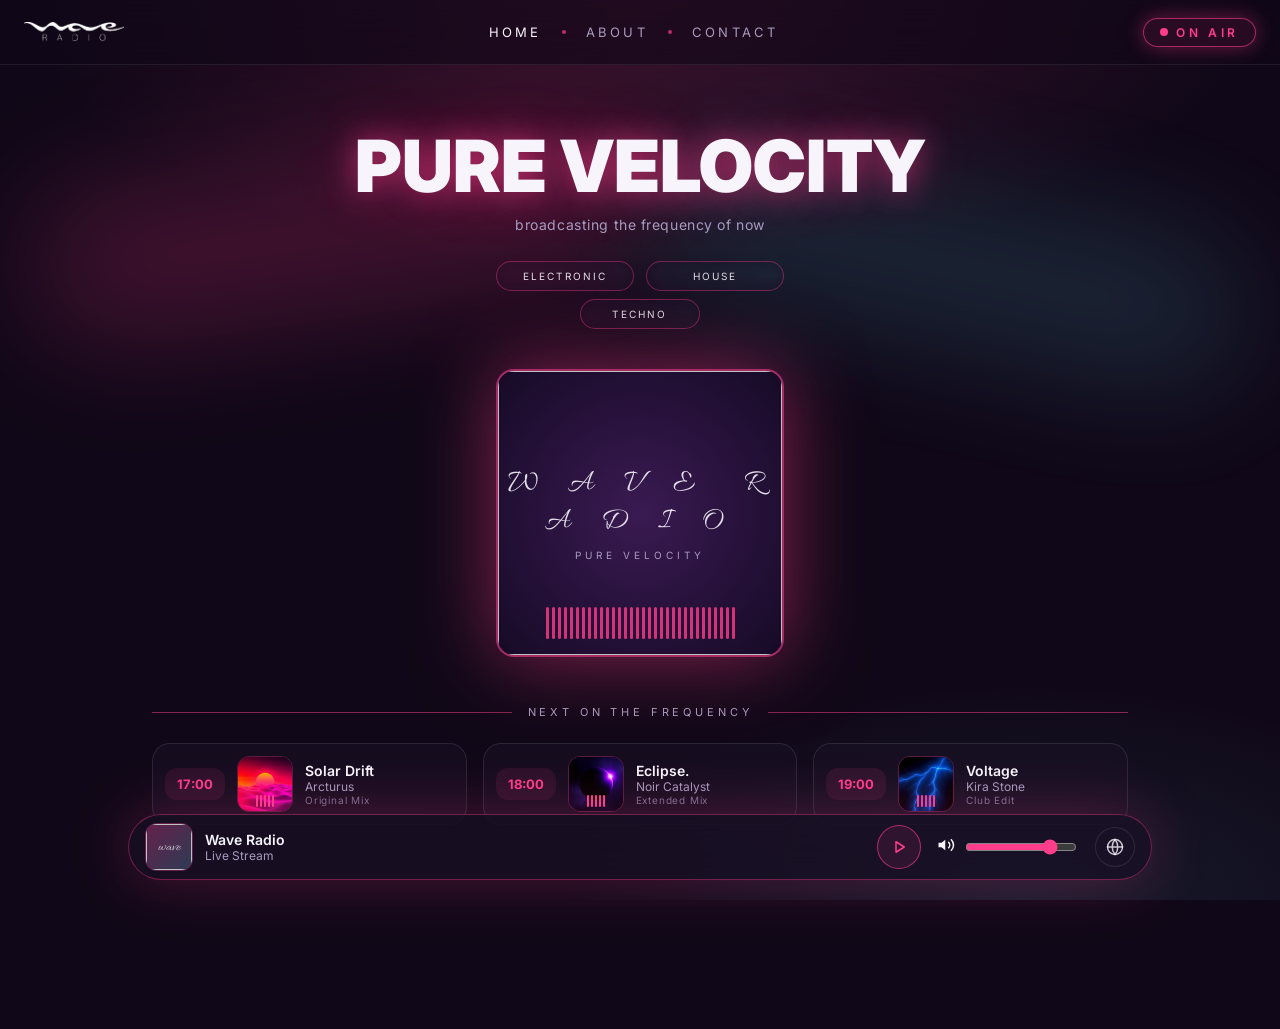
<file: index.html>
<!doctype html>
<html lang="en">
    <head>
        <meta charset="utf-8">
        <meta name="viewport" content="width=device-width, initial-scale=1">
        <title>WAVE Radio — Pure Velocity</title>
        <meta name="description" content="WAVE Radio — broadcasting the frequency of now. 24/7 electronic, house, techno from Toronto.">
        <meta property="og:title" content="WAVE Radio — Pure Velocity">
        <meta property="og:description" content="Broadcasting the frequency of now.">
        <meta property="og:type" content="website">
        <link rel="preconnect" href="https://fonts.googleapis.com">
        <link rel="preconnect" href="https://fonts.gstatic.com" crossorigin>
        <link rel="stylesheet" href="https://fonts.googleapis.com/css2?family=Allura&family=Inter:wght@400;500;600;700;800;900&display=swap">
        <link rel="stylesheet" href="style.css">
        <style>/* SPA section switcher — keeps player mounted across views */.spa-section { display: none; animation: spaFade .35s ease both; } .spa-section.active { display: block; } @keyframes spaFade{ from {  opacity: 0;  transform: translateY(8px); }  to {  opacity: 1;  transform: none; } } main { padding-bottom: 140px; } /* space for fixed player */</style>
    </head>
    <body>
        <!-- ============== HEADER ============== -->
        <header class="header">
            <div class="header-inner">
                <a href="#home" class="logo" data-nav="home"> <img src="assets/WAVE%20RADIO.png" style="max-width: 10ch;"> </a>
                <nav class="nav">
                    <a href="#home" data-nav="home" class="active">HOME</a>
                    <span class="dot"></span>
                    <a href="#about" data-nav="about">ABOUT</a>
                    <span class="dot"></span>
                    <a href="#contact" data-nav="contact">CONTACT</a>
                </nav>
                <div class="header-right">
                    <div class="live-pill">
                        <span class="pdot"></span>
                        <span class="live-label">ON AIR</span>
                    </div>
                    <button id="menuBtn" class="menu-btn" aria-label="Toggle menu" aria-expanded="false"></button>
                </div>
            </div>
            <nav id="mobileNav" class="mobile-nav">
                <div class="mobile-nav-inner">
                    <a href="#home" data-nav="home" class="active">HOME</a>
                    <a href="#about" data-nav="about">ABOUT</a>
                    <a href="#contact" data-nav="contact">CONTACT</a>
                </div>
            </nav>
        </header>
        <main>
            <!-- ============== HOME ============== -->
            <section id="home" class="spa-section active">
                <div class="page">
                    <div class="aurora">
                        <div class="a1"></div>
                        <div class="a2"></div>
                    </div>
                    <section class="hero">
                        <div class="hero-inner">
                            <h1 class="text-glow">PURE VELOCITY</h1>
                            <p class="lead">broadcasting the frequency of now</p>
                            <div class="genres">
                                <span class="genre">ELECTRONIC</span>
                                <span class="genre">HOUSE</span>
                                <span class="genre">TECHNO</span>
                            </div>
                            <div class="disc-wrap">
                                <div class="disc" id="discArt">
                                    <img id="discArtImg" class="disc-art" alt="" hidden referrerpolicy="no-referrer" loading="lazy" decoding="async">
                                    <div class="disc-fallback" id="discFallback">
                                        <div class="w">W A V E&nbsp;&nbsp;R A D I O</div>
                                        <div class="sub">PURE VELOCITY</div>
                                    </div>
                                    <div class="eq" id="discEq">
                                        <span></span>
                                        <span></span>
                                        <span></span>
                                        <span></span>
                                        <span></span>
                                        <span></span>
                                        <span></span>
                                        <span></span>
                                        <span></span>
                                        <span></span>
                                        <span></span>
                                        <span></span>
                                        <span></span>
                                        <span></span>
                                        <span></span>
                                        <span></span>
                                        <span></span>
                                        <span></span>
                                        <span></span>
                                        <span></span>
                                        <span></span>
                                        <span></span>
                                        <span></span>
                                        <span></span>
                                        <span></span>
                                        <span></span>
                                        <span></span>
                                        <span></span>
                                        <span></span>
                                        <span></span>
                                        <span></span>
                                        <span></span>
                                    </div>
                                </div>
                            </div>
                            <div class="now-playing" id="nowPlayingText" style="display:none"></div>
                        </div>
                    </section>
                    <section>
                        <div class="section-label">
                            <span class="bar"></span>NEXT ON THE FREQUENCY<span class="bar"></span>
                        </div>
                        <div class="grid-3">
                            <div class="glass sched-card">
                                <div class="sched-time">17:00</div>
                                <div class="sched-art">
                                    <img src="assets/show-solar.jpg" alt="Solar Drift" loading="lazy">
                                    <div class="eq-mini">
                                        <span></span>
                                        <span></span>
                                        <span></span>
                                        <span></span>
                                        <span></span>
                                    </div>
                                </div>
                                <div class="sched-meta">
                                    <div class="sched-title">Solar Drift</div>
                                    <div class="sched-artist">Arcturus</div>
                                    <div class="sched-tag">Original Mix</div>
                                </div>
                            </div>
                            <div class="glass sched-card">
                                <div class="sched-time">18:00</div>
                                <div class="sched-art">
                                    <img src="assets/show-eclipse.jpg" alt="Eclipse" loading="lazy">
                                    <div class="eq-mini">
                                        <span></span>
                                        <span></span>
                                        <span></span>
                                        <span></span>
                                        <span></span>
                                    </div>
                                </div>
                                <div class="sched-meta">
                                    <div class="sched-title">Eclipse.</div>
                                    <div class="sched-artist">Noir Catalyst</div>
                                    <div class="sched-tag">Extended Mix</div>
                                </div>
                            </div>
                            <div class="glass sched-card">
                                <div class="sched-time">19:00</div>
                                <div class="sched-art">
                                    <img src="assets/show-voltage.jpg" alt="Voltage" loading="lazy">
                                    <div class="eq-mini">
                                        <span></span>
                                        <span></span>
                                        <span></span>
                                        <span></span>
                                        <span></span>
                                    </div>
                                </div>
                                <div class="sched-meta">
                                    <div class="sched-title">Voltage</div>
                                    <div class="sched-artist">Kira Stone</div>
                                    <div class="sched-tag">Club Edit</div>
                                </div>
                            </div>
                        </div>
                    </section>
                </div>
            </section>
            <!-- ============== ABOUT ============== -->
            <section id="about" class="spa-section">
                <div class="page about">
                    <div class="about-grid">
                        <div>
                            <div class="kicker">A B O U T</div>
                            <h1>Since 1994.<br>Still tuning<br>the sound.</h1>
                            <p class="lead-p">
            WAVE Radio is a one-person electronic music project broadcasting 24/7 from Toronto, Canada.
            Underground at heart. Global in reach. Real music, no filler. </p>
                            <div class="wave-svg">
                                <svg viewBox="0 0 400 80" preserveAspectRatio="none" style="width:100%;height:100%">
                                    <path d="M0,40 Q50,10 100,40 T200,40 T300,40 T400,40" stroke="#5fd4e8" stroke-width="2" fill="none" opacity=".6"/>
                                    <path d="M0,40 Q50,70 100,40 T200,40 T300,40 T400,40" stroke="#ff3d8a" stroke-width="2" fill="none" opacity=".7"/>
                                </svg>
                            </div>
                        </div>
                        <div class="timeline">
                            <div class="tl-item">
                                <div class="tl-dot"></div>
                                <div class="glass-accent tl-card">
                                    <div class="tl-row">
                                        <div class="tl-year">1994</div>
                                        <div>
                                            <div class="tl-title">It started with a cassette deck</div>
                                            <div class="tl-body">WAVE began in a small bedroom in Toronto. Late nights, mixtapes, and a passion for underground sounds.</div>
                                        </div>
                                    </div>
                                </div>
                            </div>
                            <div class="tl-item">
                                <div class="tl-dot"></div>
                                <div class="glass-accent tl-card">
                                    <div class="tl-row">
                                        <div class="tl-year">1998</div>
                                        <div>
                                            <div class="tl-title">First stream, first signal</div>
                                            <div class="tl-body">Dial-up days. 56k connections. WAVE went online and never looked back.</div>
                                        </div>
                                    </div>
                                </div>
                            </div>
                            <div class="tl-item">
                                <div class="tl-dot"></div>
                                <div class="glass-accent tl-card">
                                    <div class="tl-row">
                                        <div class="tl-year">2000s</div>
                                        <div>
                                            <div class="tl-title">Building the wave</div>
                                            <div class="tl-body">Upgrades, servers, and a growing global audience. EDM culture evolved—and so did WAVE.</div>
                                        </div>
                                    </div>
                                </div>
                            </div>
                            <div class="tl-item">
                                <div class="tl-dot"></div>
                                <div class="glass-accent tl-card">
                                    <div class="tl-row">
                                        <div class="tl-year">NOW</div>
                                        <div>
                                            <div class="tl-title">Still independent. Always evolving.</div>
                                            <div class="tl-body">New tech, same mission. 24/7 EDM, handpicked and broadcast with care.</div>
                                        </div>
                                    </div>
                                </div>
                            </div>
                        </div>
                    </div>
                    <section>
                        <div class="section-center">T H E&nbsp;&nbsp;S O U N D</div>
                        <div class="grid-3">
                            <div class="glass feature-card">
                                <div class="feature-icon">
                                    <svg class="icon" viewBox="0 0 24 24">
                                        <polyline points="22 12 18 12 15 21 9 3 6 12 2 12"/>
                                    </svg>
                                </div>
                                <div class="feature-title">Processed broadcast chain</div>
                                <div class="feature-body">Professional audio processing, limiting, and dynamic control for a consistent listening experience.</div>
                            </div>
                            <div class="glass feature-card">
                                <div class="feature-icon">
                                    <svg class="icon" viewBox="0 0 24 24">
                                        <line x1="12" y1="20" x2="12" y2="10"/>
                                        <line x1="18" y1="20" x2="18" y2="4"/>
                                        <line x1="6" y1="20" x2="6" y2="16"/>
                                    </svg>
                                </div>
                                <div class="feature-title">320 kbps MP3</div>
                                <div class="feature-body">High quality 320 kbps MP3 stream delivered 24/7 for the best balance of sound and bandwidth.</div>
                            </div>
                            <div class="glass feature-card">
                                <div class="feature-icon">
                                    <svg class="icon" viewBox="0 0 24 24">
                                        <circle cx="12" cy="12" r="10"/>
                                        <line x1="2" y1="12" x2="22" y2="12"/>
                                        <path d="M12 2a15.3 15.3 0 010 20M12 2a15.3 15.3 0 000 20"/>
                                    </svg>
                                </div>
                                <div class="feature-title">4 synced servers worldwide</div>
                                <div class="feature-body">Our stream is hosted on 4 servers across the globe to keep you connected, always.</div>
                            </div>
                        </div>
                    </section>
                    <section class="glass person">
                        <div class="person-grid">
                            <div class="person-avatar">
                                <svg viewBox="0 0 100 100">
                                    <circle cx="50" cy="35" r="14" fill="#1a1126"/>
                                    <path d="M20,100 Q20,55 50,55 Q80,55 80,100 Z" fill="#1a1126"/>
                                </svg>
                            </div>
                            <div>
                                <div style="font-size:20px;font-weight:600">The person behind it</div>
                                <div class="location-chip">
                                    <svg class="icon icon-sm" viewBox="0 0 24 24">
                                        <path d="M21 10c0 7-9 13-9 13s-9-6-9-13a9 9 0 0118 0z"/>
                                        <circle cx="12" cy="10" r="3"/>
                                    </svg>
                                    Toronto, Canada
                                </div>
                                <p style="margin-top:16px;font-size:14px;line-height:1.6;color:var(--muted)">
              WAVE Radio is run by a single producer, engineer, and music lover from Toronto. Every track you hear is handpicked.
              Every detail is handled with care—from the first beat to the final master. </p>
                                <p style="margin-top:12px;font-size:14px;color:rgba(247,245,251,.8)">
              Thanks for listening.<br><span style="color:var(--muted)">— WAVE</span> </p>
                            </div>
                        </div>
                    </section>
                    <section class="cta-row">
                        <a href="#home" data-nav="home" class="btn btn-primary"> <svg class="icon icon-sm" viewBox="0 0 24 24" fill="currentColor" stroke="none">
                                <path d="M8 5v14l11-7z"/>
                            </svg>
          Listen now </a>
                        <a href="#contact" data-nav="contact" class="btn btn-outline"> <svg class="icon icon-sm" viewBox="0 0 24 24">
                                <path d="M4 4h16c1.1 0 2 .9 2 2v12c0 1.1-.9 2-2 2H4c-1.1 0-2-.9-2-2V6c0-1.1.9-2 2-2z"/>
                                <polyline points="22,6 12,13 2,6"/>
                            </svg>
          Contact </a>
                    </section>
                </div>
            </section>
            <!-- ============== CONTACT ============== -->
            <section id="contact" class="spa-section">
                <div class="page" style="max-width:64rem">
                    <div class="contact-head">
                        <h1>Let's talk.</h1>
                        <p>Requests, shout-outs, demos, or just say hi from wherever you're tuning in.</p>
                    </div>
                    <div class="contact-grid">
                        <form id="contactForm" class="glass-primary form" novalidate>
                            <div class="title">Send a message</div>
                            <input name="name" placeholder="Name" required>
                            <input name="subject" placeholder="Subject" required>
                            <textarea name="message" placeholder="Message" required rows="5"></textarea>
                            <div class="submit-row">
                                <button type="submit">
                                    <span class="label">Send message</span>
                                    <svg class="icon icon-sm" viewBox="0 0 24 24">
                                        <line x1="22" y1="2" x2="11" y2="13"/>
                                        <polygon points="22 2 15 22 11 13 2 9 22 2"/>
                                    </svg>
                                </button>
                            </div>
                        </form>
                        <div class="contact-side">
                            <div class="glass-accent contact-card">
                                <div class="h">Email</div>
                                <div class="row">
                                    <div class="contact-icon">
                                        <svg class="icon" viewBox="0 0 24 24">
                                            <path d="M4 4h16c1.1 0 2 .9 2 2v12c0 1.1-.9 2-2 2H4c-1.1 0-2-.9-2-2V6c0-1.1.9-2 2-2z"/>
                                            <polyline points="22,6 12,13 2,6"/>
                                        </svg>
                                    </div>
                                    <div>
                                        <a href="mailto:hello@waveradio.example">hello@waveradio.example</a>
                                        <div class="sub">Replies usually within a day or two.</div>
                                    </div>
                                </div>
                            </div>
                            <div class="glass-accent contact-card">
                                <div class="h">Phone</div>
                                <div class="row">
                                    <div class="contact-icon">
                                        <svg class="icon" viewBox="0 0 24 24">
                                            <path d="M22 16.92v3a2 2 0 01-2.18 2 19.79 19.79 0 01-8.63-3.07 19.5 19.5 0 01-6-6 19.79 19.79 0 01-3.07-8.67A2 2 0 014.11 2h3a2 2 0 012 1.72c.13.96.37 1.9.72 2.81a2 2 0 01-.45 2.11L8.09 9.91a16 16 0 006 6l1.27-1.27a2 2 0 012.11-.45c.91.35 1.85.59 2.81.72A2 2 0 0122 16.92z"/>
                                        </svg>
                                    </div>
                                    <div>
                                        <a href="tel:+18086006926">+1 (808) 600-6926</a>
                                        <div class="sub">Toronto, Canada · EST</div>
                                    </div>
                                </div>
                            </div>
                        </div>
                    </div>
                </div>
            </section>
        </main>
        <!-- ============== PERSISTENT PLAYER BAR ============== -->
        <div class="player">
            <div class="player-inner">
                <div class="player-meta">
                    <div class="player-art" id="playerArt">
                        <div class="ph">wave</div>
                        <img id="playerArtImg" alt="" hidden referrerpolicy="no-referrer" loading="lazy" decoding="async">
                    </div>
                    <div class="player-text">
                        <div class="player-title">Wave Radio</div>
                        <div class="player-artist">Live Stream</div>
                    </div>
                </div>
                <button id="playBtn" class="play-btn" aria-label="Play"></button>
                <div class="player-vol">
                    <span id="volIcon"></span>
                    <input id="volRange" type="range" min="0" max="100" value="80" aria-label="Volume">
                </div>
                <div style="position:relative">
                    <button id="serverBtn" class="server-btn" aria-label="Choose server"></button>
                    <div id="serverMenu" class="server-menu"></div>
                </div>
            </div>
            <div id="mixedWarn" class="mixed-warning" style="display:none">
                UK servers use HTTP and can't play directly on a secure page. The stream opened in a new tab — or use a Zeno server.
                <span style="opacity:.7">(<span class="srv-label"></span>)</span>
            </div>
        </div>
        <script>
  // Build eq bars for disc
  (function(){
    const eq = document.getElementById("discEq");
    if (!eq) return;
    let h = "";
    for (let i=0;i<32;i++){
      const delay = (i%8)*0.08;
      const dur = 0.6 + (i%5)*0.15;
      h += `<span style="animation-delay:${delay}s;animation-duration:${dur}s"></span>`;
    }
    eq.innerHTML = h;
  })();

  // ===== SPA section switcher (no reload — player keeps playing) =====
  (function(){
    const sections = ['home','about','contact'];
    const titles = {
      home:    'WAVE Radio — Pure Velocity',
      about:   'About — WAVE Radio',
      contact: 'Contact — WAVE Radio'
    };

    function show(name, push){
      if (!sections.includes(name)) name = 'home';
      sections.forEach(id => {
        const el = document.getElementById(id);
        if (el) el.classList.toggle('active', id === name);
      });
      document.querySelectorAll('[data-nav]').forEach(a => {
        a.classList.toggle('active', a.getAttribute('data-nav') === name);
      });
      document.title = titles[name];
      if (push) history.pushState({nav:name}, '', '#' + name);
      // close mobile menu if open
      const mn = document.getElementById('mobileNav');
      const mb = document.getElementById('menuBtn');
      if (mn) mn.classList.remove('open');
      if (mb) mb.setAttribute('aria-expanded','false');
      // smooth scroll to top of content
      window.scrollTo({top:0, behavior:'smooth'});
    }

    document.addEventListener('click', function(e){
      const a = e.target.closest('[data-nav]');
      if (!a) return;
      e.preventDefault();
      show(a.getAttribute('data-nav'), true);
    });

    window.addEventListener('popstate', function(){
      const name = (location.hash || '#home').slice(1);
      show(name, false);
    });

    // initial route from hash
    const initial = (location.hash || '#home').slice(1);
    show(initial, false);
  })();
</script>
        <script src="script.js"></script>
    </body>
</html>
</file>
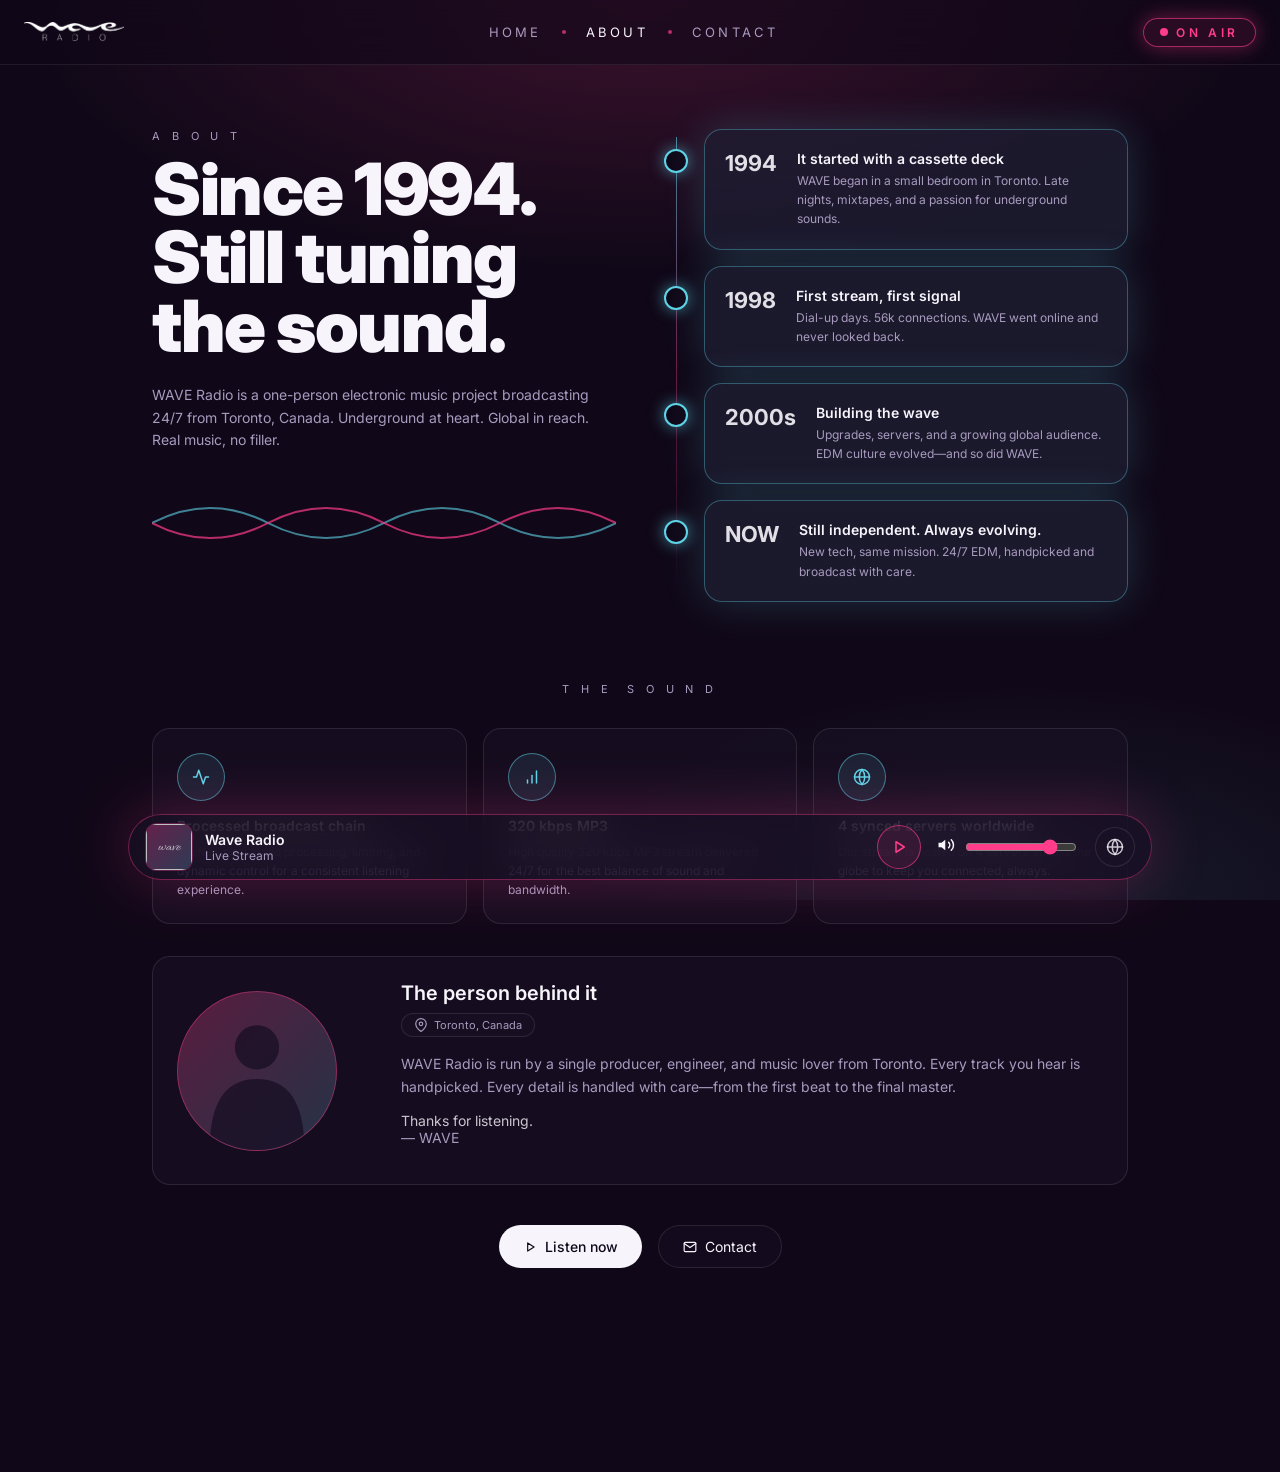
<file: about.html>
<!doctype html>
<html lang="en">
<head>
<meta charset="utf-8">
<title>About — WAVE Radio</title>
<meta http-equiv="refresh" content="0; url=index.html#about">
<link rel="canonical" href="index.html#about">
<script>location.replace('index.html#about');</script>
</head>
<body>
<p>Redirecting to <a href="index.html#about">About</a>…</p>
</body>
</html>
</file>
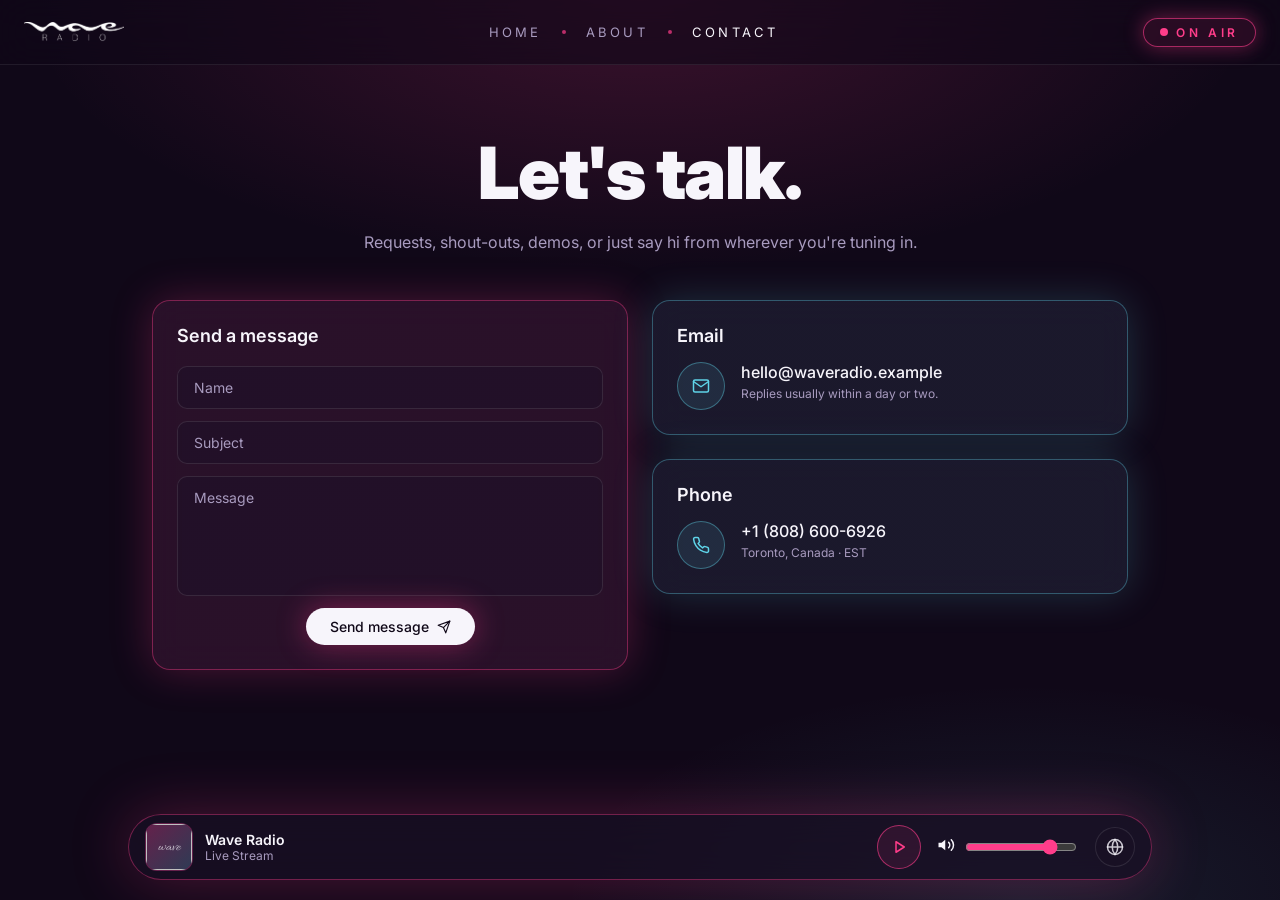
<file: contact.html>
<!doctype html>
<html lang="en">
<head>
<meta charset="utf-8">
<title>Contact — WAVE Radio</title>
<meta http-equiv="refresh" content="0; url=index.html#contact">
<link rel="canonical" href="index.html#contact">
<script>location.replace('index.html#contact');</script>
</head>
<body>
<p>Redirecting to <a href="index.html#contact">Contact</a>…</p>
</body>
</html>
</file>
<file: style.css>
/* ===== WAVE Radio — static styles (no frameworks) ===== */
:root{
  --bg:#100818;
  --fg:#f7f5fb;
  --card:#1a1126;
  --card-2:#221530;
  --muted:#a89bbf;
  --border:rgba(255,255,255,.10);
  --primary:#ff3d8a;        /* pink */
  --primary-glow:#ff75b1;
  --primary-fg:#150915;
  --accent:#5fd4e8;          /* cyan */
  --destructive:#ff5a5f;
  --radius:12px;
  --glow-primary:0 0 40px rgba(255,61,138,.5),0 0 80px rgba(255,61,138,.25);
}
*{box-sizing:border-box;border-color:var(--border)}
html,body{margin:0;padding:0}
body{
  background:var(--bg);
  color:var(--fg);
  font-family:Inter,system-ui,-apple-system,Segoe UI,Roboto,sans-serif;
  -webkit-font-smoothing:antialiased;
  background-image:
    radial-gradient(ellipse 80% 50% at 50% 0%, rgba(255,61,138,.18), transparent 60%),
    radial-gradient(ellipse 60% 40% at 80% 100%, rgba(95,212,232,.10), transparent 60%);
  background-attachment:fixed;
  min-height:100vh;
}
a{color:inherit;text-decoration:none}
img{max-width:100%;display:block}
button{font:inherit;cursor:pointer;background:none;border:0;color:inherit}
input,textarea{font:inherit;color:inherit}

.font-script{font-family:Allura,cursive}
.text-glow{text-shadow:0 0 30px rgba(255,61,138,.6),0 0 60px rgba(255,61,138,.3)}
.muted{color:var(--muted)}
.container{max-width:1200px;margin:0 auto;padding:0 16px}
@media(min-width:640px){.container{padding:0 24px}}

/* ===== Header ===== */
.header{
  position:sticky;top:0;z-index:30;
  border-bottom:1px solid rgba(255,255,255,.08);
  background:rgba(16,8,24,.6);
  backdrop-filter:blur(18px);
  -webkit-backdrop-filter:blur(18px);
}
.header-inner{display:flex;align-items:center;justify-content:space-between;gap:12px;padding:12px 16px}
@media(min-width:640px){.header-inner{padding:16px 24px}}
.logo{display:flex;align-items:baseline;gap:8px}
.logo .wave{font-family:Allura,cursive;font-size:38px;line-height:1;color:var(--fg)}
.logo .radio{font-size:10px;font-weight:500;letter-spacing:.35em;color:var(--muted)}
.nav{display:none;align-items:center;gap:8px;font-size:13px;letter-spacing:.25em;color:var(--muted)}
@media(min-width:768px){.nav{display:flex}}
.nav a{padding:8px 12px;transition:color .2s}
.nav a:hover,.nav a.active{color:var(--fg)}
.nav .dot{width:4px;height:4px;border-radius:999px;background:rgba(255,61,138,.7)}
.header-right{display:flex;align-items:center;gap:8px}
.live-pill{
  display:inline-flex;align-items:center;gap:8px;
  border:1px solid rgba(255,61,138,.6);
  background:rgba(255,61,138,.10);
  color:var(--primary);
  padding:6px 12px;border-radius:999px;
  font-size:10px;font-weight:600;letter-spacing:.25em;
  box-shadow:0 0 20px rgba(255,61,138,.4);
}
@media(min-width:640px){.live-pill{padding:6px 16px;font-size:12px;letter-spacing:.3em}}
.live-pill .pdot{width:8px;height:8px;border-radius:999px;background:var(--primary)}
.menu-btn{
  display:inline-flex;width:40px;height:40px;align-items:center;justify-content:center;
  border:1px solid var(--border);background:rgba(26,17,38,.5);border-radius:999px;color:var(--fg)
}
@media(min-width:768px){.menu-btn{display:none}}
.mobile-nav{display:none;border-top:1px solid rgba(255,255,255,.08);background:rgba(16,8,24,.95);backdrop-filter:blur(16px)}
.mobile-nav.open{display:block}
.mobile-nav-inner{display:flex;flex-direction:column;padding:12px 16px;max-width:1200px;margin:0 auto}
.mobile-nav a{padding:12px;border-radius:8px;font-size:13px;letter-spacing:.25em;color:var(--muted)}
.mobile-nav a:hover,.mobile-nav a.active{background:rgba(26,17,38,.6);color:var(--fg)}

/* ===== Main / pages ===== */
main{min-height:60vh;padding-bottom:140px}
@media(min-width:640px){main{padding-bottom:160px}}

.page{max-width:1200px;margin:0 auto;padding:32px 16px 48px;position:relative}
@media(min-width:640px){.page{padding:48px 24px}}

/* aurora */
.aurora{position:absolute;inset-inline:0;top:40px;height:260px;opacity:.7;pointer-events:none;z-index:-1}
.aurora .a1,.aurora .a2{position:absolute;height:160px;width:60%;border-radius:999px;filter:blur(60px)}
.aurora .a1{left:-10%;top:48px;background:rgba(255,61,138,.3);transform:rotate(-8deg)}
.aurora .a2{right:-10%;top:80px;background:rgba(95,212,232,.2);transform:rotate(12deg)}

/* Hero */
.hero{text-align:center}
.hero h1{font-size:clamp(40px,9vw,112px);font-weight:900;letter-spacing:-.02em;margin:0}
.hero p.lead{margin:14px 0 0;color:var(--muted);font-size:14px;letter-spacing:.04em}
.genres{margin-top:28px;display:flex;flex-wrap:wrap;justify-content:center;gap:12px}
.genre{
  border:1px solid rgba(255,61,138,.4);
  background:rgba(26,17,38,.4);
  padding:8px 22px;border-radius:999px;
  font-size:11px;letter-spacing:.25em;color:rgba(247,245,251,.9);
  backdrop-filter:blur(8px);
}
.disc-wrap{margin-top:38px;display:flex;justify-content:center}
.disc{
  position:relative;height:288px;width:288px;border-radius:18px;overflow:hidden;
  border:2px solid rgba(255,61,138,.6);background:var(--card-2);
  box-shadow:0 0 80px rgba(255,61,138,.5);
}
@media(min-width:640px){.disc{height:320px;width:320px}}
.disc::before{
  content:"";position:absolute;inset:0;transform:scale(1.1);z-index:-1;
  background:linear-gradient(135deg,rgba(255,61,138,.4),rgba(255,117,177,.3),rgba(95,212,232,.2));
  border-radius:24px;filter:blur(30px);
}
.disc-art{width:100%;height:100%;object-fit:cover}
.disc-fallback{
  display:flex;flex-direction:column;align-items:center;justify-content:center;height:100%;
  background:radial-gradient(ellipse at center,#3a1a52,#160a26);
}
.disc-fallback .w{font-family:Allura,cursive;font-size:30px;letter-spacing:.4em;color:rgba(247,245,251,.9)}
.disc-fallback .sub{margin-top:8px;font-size:10px;letter-spacing:.4em;color:var(--muted)}
.eq{position:absolute;left:24px;right:24px;bottom:16px;display:flex;align-items:flex-end;justify-content:center;gap:3px;height:32px;pointer-events:none}
.eq span{display:block;width:3px;background:rgba(255,61,138,.8);border-radius:999px;height:100%;transform-origin:bottom;animation:equalize .9s ease-in-out infinite}

.now-playing{margin-top:24px;color:var(--muted);font-size:14px}
.now-playing .live-d{color:var(--primary)}

/* Section divider header */
.section-label{display:flex;align-items:center;justify-content:center;gap:16px;font-size:11px;letter-spacing:.35em;color:var(--muted);margin:64px 0 24px}
.section-label .bar{height:1px;width:48px;background:rgba(255,61,138,.5)}

.grid-3{display:grid;gap:16px}
@media(min-width:768px){.grid-3{grid-template-columns:repeat(3,1fr)}}

.glass{background:rgba(26,17,38,.6);backdrop-filter:blur(16px);border:1px solid var(--border);border-radius:18px}
.glass-primary{background:linear-gradient(rgba(255,61,138,.08),rgba(255,61,138,.08)),rgba(26,17,38,.7);border:1px solid rgba(255,61,138,.4);box-shadow:0 0 40px rgba(255,61,138,.25);backdrop-filter:blur(16px);border-radius:18px}
.glass-accent{background:linear-gradient(rgba(95,212,232,.06),rgba(95,212,232,.06)),rgba(26,17,38,.7);border:1px solid rgba(95,212,232,.35);box-shadow:0 0 40px rgba(95,212,232,.2);backdrop-filter:blur(16px);border-radius:18px}

.sched-card{display:flex;align-items:center;gap:12px;padding:12px}
.sched-time{border-radius:12px;background:rgba(255,61,138,.10);padding:8px 12px;font-weight:700;color:var(--primary);font-size:13px}
.sched-art{position:relative;width:56px;height:56px;flex-shrink:0;border-radius:12px;overflow:hidden;border:1px solid rgba(255,61,138,.3)}
.sched-art img{width:100%;height:100%;object-fit:cover}
.sched-art .eq-mini{position:absolute;left:4px;right:4px;bottom:4px;display:flex;align-items:flex-end;justify-content:center;gap:2px;height:12px}
.sched-art .eq-mini span{width:2px;background:var(--primary);border-radius:999px;display:block;height:100%;transform-origin:bottom;animation:equalize .9s ease-in-out infinite}
.sched-meta{min-width:0;flex:1}
.sched-title{font-size:14px;font-weight:600;white-space:nowrap;overflow:hidden;text-overflow:ellipsis}
.sched-artist{font-size:12px;color:var(--muted);white-space:nowrap;overflow:hidden;text-overflow:ellipsis}
.sched-tag{font-size:10px;letter-spacing:.08em;color:rgba(168,155,191,.7);white-space:nowrap;overflow:hidden;text-overflow:ellipsis}

/* ===== About page ===== */
.about-grid{display:grid;gap:48px}
@media(min-width:1024px){.about-grid{grid-template-columns:repeat(2,1fr)}}
.kicker{font-size:11px;letter-spacing:.4em;color:var(--muted);margin-bottom:12px}
.about h1{font-size:clamp(40px,7vw,72px);font-weight:900;line-height:.95;letter-spacing:-.02em;margin:0}
.about .lead-p{margin-top:24px;max-width:28rem;font-size:14px;line-height:1.6;color:var(--muted)}
.wave-svg{margin-top:32px;height:80px;width:100%;overflow:hidden}
.timeline{position:relative;display:flex;flex-direction:column;gap:16px}
.timeline::before{content:"";position:absolute;left:12px;top:8px;bottom:8px;width:1px;background:linear-gradient(to bottom,rgba(95,212,232,.6),rgba(255,61,138,.4),transparent)}
.tl-item{position:relative;padding-left:40px}
.tl-dot{position:absolute;left:0;top:20px;width:24px;height:24px;border-radius:999px;border:2px solid var(--accent);background:var(--bg);box-shadow:0 0 15px rgba(95,212,232,.6)}
.tl-card{padding:20px;border-radius:18px}
.tl-row{display:flex;gap:20px;align-items:flex-start}
.tl-year{font-size:22px;font-weight:700;color:rgba(247,245,251,.9)}
.tl-title{font-size:14px;font-weight:600}
.tl-body{margin-top:4px;font-size:12px;line-height:1.6;color:var(--muted)}

.section-center{text-align:center;font-size:11px;letter-spacing:.4em;color:var(--muted);margin:80px 0 32px}
.feature-card{padding:24px;border-radius:18px}
.feature-icon{margin-bottom:16px;display:inline-flex;width:48px;height:48px;align-items:center;justify-content:center;border-radius:999px;border:1px solid rgba(95,212,232,.5);background:rgba(95,212,232,.10);color:var(--accent)}
.feature-title{font-size:14px;font-weight:600}
.feature-body{margin-top:8px;font-size:12px;line-height:1.6;color:var(--muted)}

.person{padding:24px;border-radius:18px;margin-top:32px}
.person-grid{display:grid;gap:24px;align-items:center}
@media(min-width:768px){.person-grid{grid-template-columns:200px 1fr}}
.person-avatar{position:relative;width:160px;height:160px;border-radius:999px;overflow:hidden;border:1px solid rgba(255,61,138,.4);background:linear-gradient(135deg,rgba(255,61,138,.3),rgba(95,212,232,.2))}
.person-avatar svg{position:absolute;inset:0;width:100%;height:100%;opacity:.8}
.location-chip{display:inline-flex;align-items:center;gap:6px;border:1px solid var(--border);background:rgba(26,17,38,.6);padding:4px 12px;border-radius:999px;font-size:11px;color:var(--muted);margin-top:8px}

.cta-row{margin-top:40px;display:flex;flex-wrap:wrap;gap:16px;justify-content:center}
.btn{display:inline-flex;align-items:center;gap:8px;border-radius:999px;padding:12px 24px;font-size:14px;transition:all .2s}
.btn-primary{background:var(--fg);color:var(--bg);font-weight:500}
.btn-primary:hover{background:rgba(247,245,251,.9)}
.btn-outline{border:1px solid var(--border);background:rgba(26,17,38,.4)}
.btn-outline:hover{border-color:rgba(255,61,138,.6)}

/* ===== Contact ===== */
.contact-head{text-align:center}
.contact-head h1{font-size:clamp(36px,7vw,72px);font-weight:900;letter-spacing:-.02em;margin:0}
.contact-head p{margin:16px auto 0;max-width:36rem;color:var(--muted)}
.contact-grid{margin-top:48px;display:grid;gap:24px}
@media(min-width:768px){.contact-grid{grid-template-columns:repeat(2,1fr)}}
.form{padding:24px;border-radius:18px}
.form .title{margin-bottom:20px;font-size:18px;font-weight:600}
.form input,.form textarea{
  display:block;width:100%;border:1px solid var(--border);background:rgba(26,17,38,.4);
  padding:12px 16px;border-radius:10px;font-size:14px;color:var(--fg);
  margin-bottom:12px;outline:none;transition:border-color .2s;
}
.form input::placeholder,.form textarea::placeholder{color:var(--muted)}
.form input:focus,.form textarea:focus{border-color:rgba(255,61,138,.6)}
.form textarea{resize:none;min-height:120px;font-family:inherit}
.form .submit-row{display:flex;justify-content:center;margin-top:8px}
.form button[type=submit]{
  display:inline-flex;align-items:center;gap:8px;background:var(--fg);color:var(--bg);
  border-radius:999px;padding:10px 24px;font-size:14px;font-weight:500;
  box-shadow:0 0 30px rgba(255,61,138,.4);transition:opacity .2s;
}
.form button[type=submit]:disabled{opacity:.6}
.contact-side{display:flex;flex-direction:column;gap:24px}
.contact-card{padding:24px;border-radius:18px}
.contact-card .h{font-size:18px;font-weight:600;margin-bottom:16px}
.contact-card .row{display:flex;align-items:flex-start;gap:16px}
.contact-icon{display:inline-flex;width:48px;height:48px;flex-shrink:0;align-items:center;justify-content:center;border-radius:999px;border:1px solid rgba(95,212,232,.4);background:rgba(95,212,232,.10);color:var(--accent)}
.contact-card a{font-size:16px;font-weight:500}
.contact-card a:hover{color:var(--accent)}
.contact-card .sub{margin-top:4px;font-size:12px;color:var(--muted)}

/* ===== Player bar ===== */
.player{
  position:fixed;inset-inline:0;bottom:0;z-index:40;padding:12px;pointer-events:none;
}
@media(min-width:640px){.player{padding:0 24px 20px}}
.player-inner{
  pointer-events:auto;margin:0 auto;display:flex;align-items:center;gap:12px;
  max-width:64rem;padding:8px 12px;border-radius:999px;
  border:1px solid rgba(255,61,138,.4);background:rgba(26,17,38,.7);
  box-shadow:0 0 60px rgba(255,61,138,.25);backdrop-filter:blur(20px);
}
@media(min-width:640px){.player-inner{gap:16px;padding:8px 16px}}
.player-meta{display:flex;min-width:0;flex:1;align-items:center;gap:12px}
.player-art{position:relative;width:48px;height:48px;flex-shrink:0;border-radius:12px;overflow:hidden;border:1px solid rgba(255,61,138,.3);background:var(--card-2)}
.player-art img{width:100%;height:100%;object-fit:cover}
.player-art .ph{display:flex;width:100%;height:100%;align-items:center;justify-content:center;background:linear-gradient(135deg,rgba(255,61,138,.3),rgba(95,212,232,.2));font-family:Allura,cursive;font-size:14px;color:rgba(247,245,251,.8)}
.player-text{min-width:0}
.player-title{font-size:14px;font-weight:600;white-space:nowrap;overflow:hidden;text-overflow:ellipsis}
.player-artist{font-size:12px;color:var(--muted);white-space:nowrap;overflow:hidden;text-overflow:ellipsis}
.play-btn{
  display:inline-flex;width:44px;height:44px;flex-shrink:0;align-items:center;justify-content:center;
  border-radius:999px;border:1px solid rgba(255,61,138,.6);background:rgba(255,61,138,.10);color:var(--primary);
  transition:all .2s;
}
.play-btn:hover{background:var(--primary);color:var(--primary-fg)}
.player-vol{display:none;align-items:center;gap:8px}
@media(min-width:640px){.player-vol{display:flex}}
.player-vol input[type=range]{width:112px;accent-color:var(--primary)}
.server-btn{
  position:relative;
  display:inline-flex;width:40px;height:40px;align-items:center;justify-content:center;
  border-radius:999px;border:1px solid var(--border);background:rgba(26,17,38,.6);
  color:rgba(247,245,251,.8);transition:all .2s;
}
.server-btn:hover{border-color:rgba(255,61,138,.6);color:var(--primary)}
.server-menu{
  position:absolute;bottom:48px;right:0;width:260px;
  border:1px solid rgba(255,61,138,.3);background:rgba(20,12,30,.95);backdrop-filter:blur(16px);
  border-radius:12px;padding:8px;display:none;
}
.server-menu.open{display:block}
.server-item{display:flex;width:100%;align-items:center;gap:12px;padding:8px 12px;border-radius:8px;font-size:14px;text-align:left;color:rgba(247,245,251,.9);transition:background .15s}
.server-item:hover{background:rgba(26,17,38,.9)}
.server-item.active{color:var(--primary)}
.server-item .flag{font-size:18px;line-height:1}
.server-item .lbl{flex:1;letter-spacing:.06em}
.mixed-warning{
  pointer-events:auto;margin:8px auto 0;max-width:64rem;border:1px solid rgba(255,90,95,.4);
  background:rgba(255,90,95,.10);padding:8px 16px;border-radius:10px;
  text-align:center;font-size:12px;color:#ffb1b3;
}

/* ===== Toast ===== */
.toast-host{position:fixed;bottom:96px;right:16px;z-index:60;display:flex;flex-direction:column;gap:8px;pointer-events:none}
.toast{pointer-events:auto;background:rgba(26,17,38,.95);border:1px solid rgba(255,61,138,.4);color:var(--fg);padding:12px 16px;border-radius:12px;font-size:14px;box-shadow:0 10px 40px rgba(0,0,0,.5);animation:toast-in .25s ease}
@keyframes toast-in{from{transform:translateY(10px);opacity:0}to{transform:translateY(0);opacity:1}}

/* ===== Animations ===== */
@keyframes equalize{0%,100%{transform:scaleY(.4)}50%{transform:scaleY(1)}}
@keyframes pulse-dot{0%,100%{opacity:1;box-shadow:0 0 12px currentColor}50%{opacity:.4;box-shadow:0 0 4px currentColor}}
.pulse-dot{animation:pulse-dot 1.6s ease-in-out infinite}

/* simple icon styling */
.icon{width:18px;height:18px;flex-shrink:0;stroke:currentColor;fill:none;stroke-width:2;stroke-linecap:round;stroke-linejoin:round}
.icon-sm{width:14px;height:14px}
.icon-lg{width:22px;height:22px}

/* ---- v2 fixes: persistent EQ overlay, robust artwork, home centering ---- */
.disc{position:relative;overflow:hidden}
.disc .disc-art{position:absolute;inset:0;width:100%;height:100%;object-fit:cover;z-index:1}
.disc .disc-fallback{position:absolute;inset:0;display:flex;flex-direction:column;align-items:center;justify-content:center;z-index:0}
.disc .eq{z-index:2}
.player-art{position:relative;overflow:hidden}
.player-art img{position:absolute;inset:0;width:100%;height:100%;object-fit:cover;z-index:1}
.player-art .ph{position:absolute;inset:0;display:flex;align-items:center;justify-content:center;z-index:0}
.hero-inner{max-width:64rem;margin:0 auto}
.hero h1{font-size:clamp(40px,8vw,96px) !important}

/* ===== v3: home mobile sizing + tighter hero ===== */
.page{max-width:64rem;padding:40px 16px 48px}
@media(min-width:640px){.page{padding:64px 24px}}
.hero-inner{max-width:64rem;margin:0 auto;padding:0}
.hero h1{font-size:clamp(36px,11vw,72px) !important;line-height:1.02;letter-spacing:0}
.hero p.lead{font-size:14px}
.genres{display:grid;grid-template-columns:repeat(2,minmax(0,1fr));max-width:18rem;margin:28px auto 0;gap:8px 12px}
.genre{padding:8px 10px;font-size:10px;text-align:center;letter-spacing:.22em}
.genre:last-child{grid-column:1 / -1;justify-self:center;width:min(100%,120px)}
.disc{height:224px !important;width:224px !important}
@media(min-width:640px){.disc{height:288px !important;width:288px !important}}
.disc-wrap{margin-top:40px}
.now-playing{max-width:36rem;margin-left:auto;margin-right:auto;line-height:1.5}
.section-label{display:grid;grid-template-columns:1fr auto 1fr;align-items:center;gap:16px;margin:48px 0 24px;text-align:center}
.section-label .bar{width:auto}
@media(max-width:640px){
  .grid-3{grid-template-columns:1fr;gap:14px}
  .about-grid{grid-template-columns:1fr;gap:24px}
  .contact-grid{grid-template-columns:1fr;gap:18px}
  h1{font-size:clamp(28px,7vw,56px)}
}
</file>
